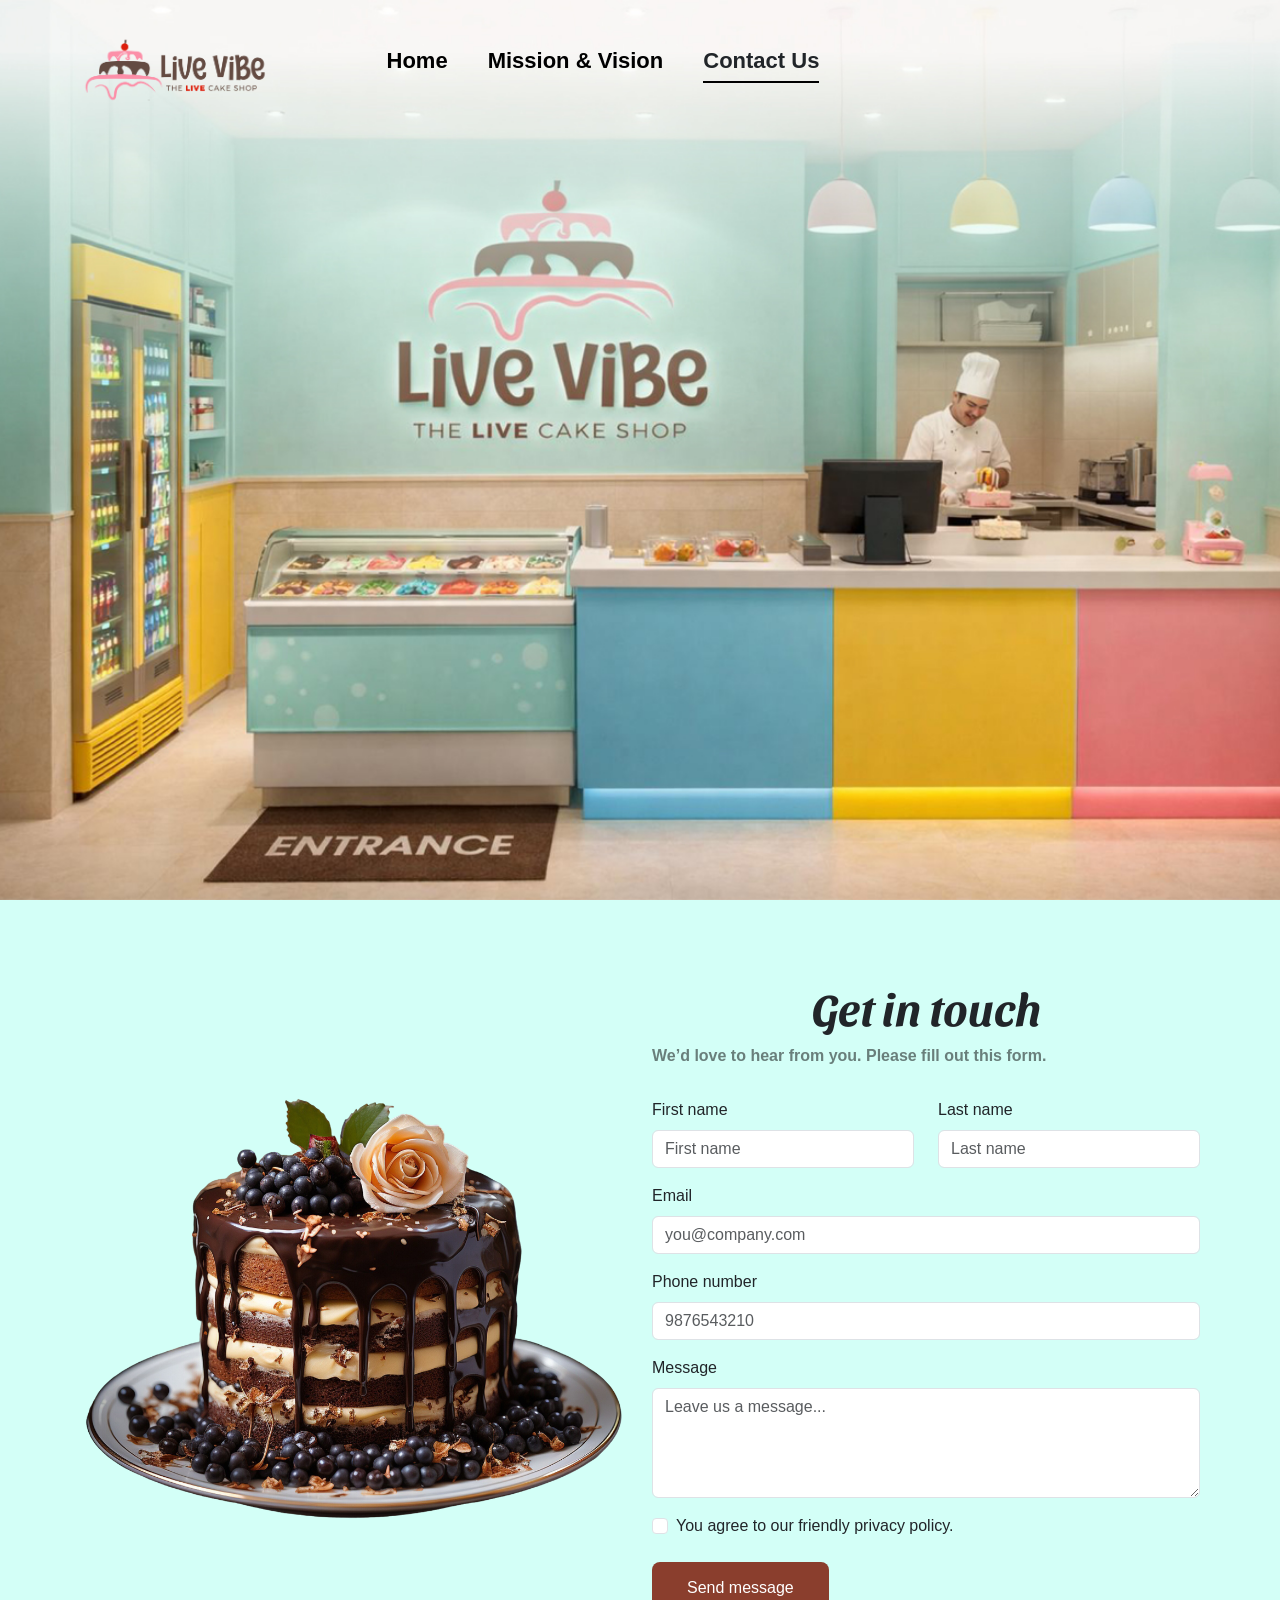
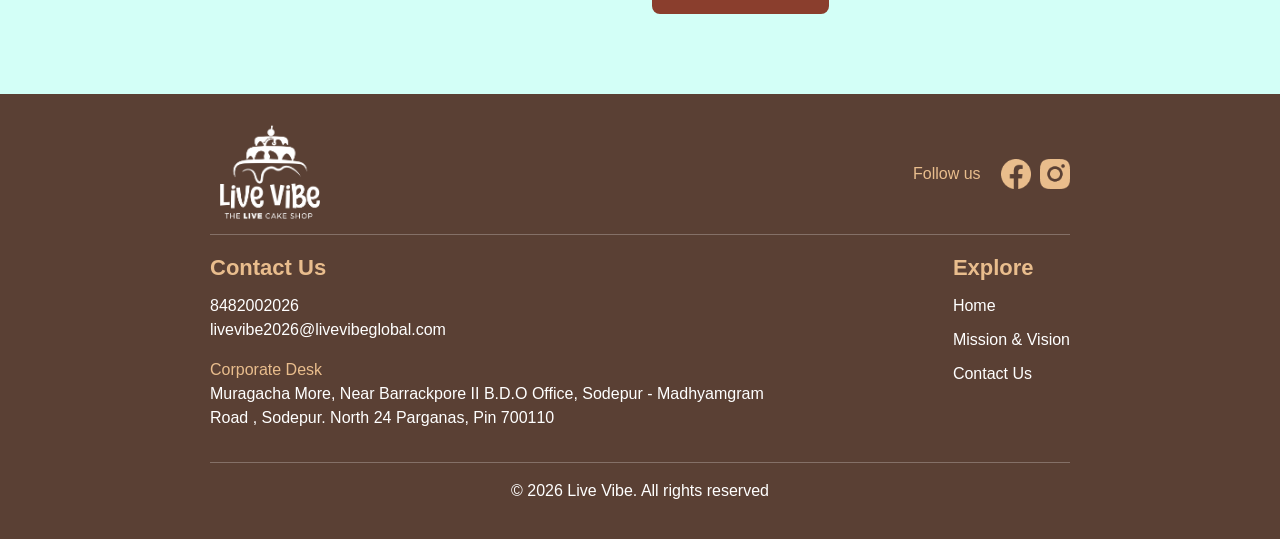
<file: contact-us.html>
<!DOCTYPE html>
<html lang="en">

<head>

  <meta charset="UTF-8">
  <meta name="viewport" content="width=device-width, initial-scale=1">

  <title>Live Vibe</title>

  <link href="https://cdn.jsdelivr.net/npm/bootstrap@5.3.2/dist/css/bootstrap.min.css" rel="stylesheet">

  <link rel="stylesheet" href="css/style.css">

</head>

<body>
  <div class="main-wrapper">
  <!-- NAVBAR -->

  <section class="hero contact-us">

    <!-- Navbar -->

    <nav class="navbar">

      <div class="logo">
        <a href="./index"><img src="./images/logo.png" alt="Live Vibe"></a>
      </div>

      <ul class="nav-links">
        <li><a href="./index" style="color: #000; text-decoration: none;">Home</a></li>
        <li><a href="./mission-vision" style="color: #000; text-decoration: none;">Mission & Vision</a></li>
        <li class="active">Contact Us</li>
      </ul>

    </nav>


  </section>



  <!-- DREAM SECTION -->

  <section class="contact-section">


      <div class="row align-items-center">

        <!-- LEFT IMAGE -->

        <div class="col-lg-6 text-center mb-4 mb-lg-0">
          <img src="./images/contact-us/form.png" class="img-fluid cake-img">
        </div>

        <!-- RIGHT FORM -->

        <div class="col-lg-6">

          <h1 class="contact-title font-sansita-semibold"><b>Get in touch</b></h1>

          <p class="contact-subtitle">
            We’d love to hear from you. Please fill out this form.
          </p>

          <form>

            <div class="row">

              <div class="col-md-6 mb-3">
                <label class="form-label">First name</label>
                <input type="text" class="form-control" placeholder="First name">
              </div>

              <div class="col-md-6 mb-3">
                <label class="form-label">Last name</label>
                <input type="text" class="form-control" placeholder="Last name">
              </div>

            </div>

            <div class="mb-3">
              <label class="form-label">Email</label>
              <input type="email" class="form-control" placeholder="you@company.com">
            </div>

            <div class="mb-3">
              <label class="form-label">Phone number</label>
              <input type="text" class="form-control" placeholder="9876543210">
            </div>

            <div class="mb-3">
              <label class="form-label">Message</label>
              <textarea class="form-control" rows="4" placeholder="Leave us a message..."></textarea>
            </div>

            <div class="form-check mb-4">
              <input class="form-check-input" type="checkbox">
              <label class="form-check-label">
                You agree to our friendly privacy policy.
              </label>
            </div>

            <button class="btn send-btn">
              Send message
            </button>

          </form>

        </div>

      </div>



  </section>



  <!-- FOOTER -->

  <footer class="footer">

    <div class="container">

      <div class="d-flex justify-content-between align-items-center">
        <div class="">
          <a href="./index"><img src="./images/logo-white.png" alt="Live Vibe Logo" style="max-width: 120px;"></a>
        </div>
        <div class="">
          <div class="text-theme-primary d-flex align-items-center">Follow us

            <div class="social-links" style="margin-left: 20px;">
              <a href="#" target="_blank" class="social-icon">
                <img src="./images/fb.png" alt="Facebook" style="width: 30px; height: 30px; margin-right: 5px;">
              </a>
              <a href="#" target="_blank" class="social-icon">
                <img src="./images/insta.png" alt="Instagram" style="width: 30px; height: 30px;">
              </a>
            </div>
          </div>
        </div>
      </div>

      <hr class="mt-0">

      <div class="d-flex justify-content-between align-items-top about-us-section">

        <div class="section-1" style="width: 70%;">

          <div class="text-theme-primary footer-header-text">Contact Us</div>

          <p class="m-0">8482002026</p>

          <p>livevibe2026@livevibeglobal.com</p>

          <div class="row m-0">
            <div class="col-12 ps-0">
              <div class="text-theme-primary">Corporate Desk</div>
              <p>Muragacha More, Near Barrackpore II B.D.O Office, Sodepur -  Madhyamgram Road , Sodepur. North 24 Parganas, Pin 700110</p>
            </div>
          </div>

        </div>


        <div class="">

          <div class="text-theme-primary footer-header-text">Explore</div>

          <ul>

            <li><a href="./index" style="color: #fff; text-decoration: none;">Home</a></li>
            <li><a href="./mission-vision" style="color: #fff; text-decoration: none;">Mission & Vision</a>
            </li>
            <li style="color: #fff;">Contact Us</li>

          </ul>

        </div>


      </div>

      <hr>

      <p class="text-center">

        © 2026 Live Vibe. All rights reserved

      </p>

    </div>

  </footer>

  </div>
  <!-- <script src="https://cdn.jsdelivr.net/npm/bootstrap@5.3.2/dist/js/bootstrap.bundle.min.js"></script> -->

  <!-- <script src="js/script.js"></script> -->

</body>

</html>
</file>
<file: css/style.css>
body {
  font-family: Arial;
  /* margin-top: 70px; */
}

@font-face {
  font-family: 'SansitaSwashed_Regular';
  src: url('../fonts/SansitaSwashed-Regular.ttf') format('truetype');
}

@font-face {
  font-family: 'SansitaSwashed_SemiBold';
  src: url('../fonts/SansitaSwashed-SemiBold.ttf') format('truetype');
}

.font-sansita-regular {
  font-family: 'SansitaSwashed_Regular', sans-serif !important;
}

.font-sansita-semibold {
  font-family: 'SansitaSwashed_SemiBold', sans-serif !important;
}

.font-inter-regular {
  font-family: 'inter' !important;
  font-weight: 400;
}

.main-wrapper {
  max-width: 1280px;
  /* control your site width */
  margin: 0 auto;
  /* centers horizontally */
}

.hero {

  height: 100vh;

  background-image: url("../images/chef.png");

  background-size: cover;
  background-position: center;

  display: flex;
  flex-direction: column;
  padding: 20px 80px;

}

.mission {
  background-image: url("../images/mission/banner.jpg");
  background-position: center;
  background-repeat: no-repeat;
  background-size: cover;
}

.contact-us {
  background-image: url("../images/contact-us/banner.jpg");
  background-position: center;
  background-repeat: no-repeat;
  background-size: cover;
}

.text-theme-primary {
  color: #E9BD8D;
}

/* Navbar */

.navbar {

  display: flex;
  justify-content: space-between;
  align-items: center;

}

.logo {

  display: flex;
  align-items: center;
  gap: 10px;
  font-weight: 600;
  font-size: 22px;
  color: #7a3b2b;

}

.logo img {
  height: 80px;
}

.nav-links {

  list-style: none;
  display: flex;
  gap: 40px;
  font-weight: bold;
  margin-right: auto;
  margin-left: 80px;
  font-size: 18px;
}

.nav-links li {
  cursor: pointer;
  position: relative;
  /* font-family: 'Poppins'; */
  font-size: 22px;
  font-weight: 600;
}

.nav-links li.active::after {

  content: "";
  position: absolute;
  width: 100%;
  height: 2px;
  background: black;
  bottom: -6px;
  left: 0;

}

/* Hero content */

.hero-content {

  max-width: 520px;
  margin-top: 80px;

}

.hero-content h1 {

  font-family: 'Playfair Display';
  font-size: 70px;
  color: #8a3e2d;
  line-height: 1.1;
  margin-bottom: 20px;

}

.hero-content p {

  font-size: 20px;
  color: #333;
  margin-bottom: 30px;

}

.btn {

  padding: 14px 28px;
  background: #8a3e2d;
  color: white;
  border: none;
  border-radius: 6px;
  font-size: 16px;
  cursor: pointer;

}

.btn:hover {
  background: #6e2f21;
}

/* About section */
.about-section {
  /* background: linear-gradient(to bottom, #d3fff7 0%, #d3fff7 45%, rgba(188, 222, 215, 0.85) 60%, rgba(188, 222, 215, 0.5) 75%, rgba(188, 222, 215, 0) 100%), url("../images/about-cake.jpg"); */
  background: url("../images/about-cake.jpg");
  background-size: 100% 100%;
    background-position: center;
    background-repeat: no-repeat;
    padding-top: 40px;
    padding-bottom: 340px;
}

.mission-section {
  /* background: linear-gradient(to bottom, #d3fff7 0%, #d3fff7 45%, rgba(188, 222, 215, 0.85) 60%, rgba(188, 222, 215, 0.5) 75%, rgba(188, 222, 215, 0) 100%), url("../images/mission/mission.png"); */
  background:  url("../images/mission/mission.jpg");
  background-size: 100% 100%;
    background-position: center;
    background-repeat: no-repeat;
}

/* TITLE */
.about-title {
  font-family: 'Playfair Display';
  font-size: 46px;
  margin-bottom: 30px;
  font-weight: bold;
}

/* TEXT */
.about-text {
  max-width: 900px;
  margin: auto;
  color: #333;
  font-size: 18px;
  line-height: 1.3;
}

.vission-section {
  background: #FFF2CC;
  padding-bottom: 20px;
}

.vission-below-section {
  background: url('../images/mission/vision.jpg');
  background-repeat: no-repeat;
  padding-bottom: 380px;
  background-size: 100% 100%;
  background-position: center;
}

.vission-below-section p {
  color: #fff !important;
}

.mission-below-section .left {
  padding: 60px;
  font-size: 18px;
  background: url('../images/mission/mission-right.jpg');
  background-repeat: no-repeat;
  background-size: 100% 100%;
  background-position: center;
}

.mission-below-section .left-content {
  width: 50%;
}

/* .mission-below-section .right {
  background: url('../images/mission/mission-right.jpg');
  background-repeat: no-repeat;
  background-size: 100% 100%;
  background-position: center;
} */

.container {
  max-width: 900px;
  margin: 0 auto;
  padding: 0 20px;
}

/* 
.about-title {
  font-family: 'Georgia', 'Times New Roman', serif;
  font-size: 48px;
  font-style: italic;
  text-align: center;
  color: #1a1a1a;
  margin-bottom: 40px;
  font-weight: 600;
}

.about-content {
  text-align: center;
}

.about-content p {
  font-size: 16px;
  line-height: 1.7;
  color: #444;
  margin-bottom: 20px;
}

.about-content p:last-child {
  margin-bottom: 40px;
}

.about-content strong {
  font-weight: 600;
  color: #1a1a1a;
} */

/* Cake image */
.cake-image-container {
  width: 100%;
  margin-top: 20px;
}

.cake-image {
  width: 100%;
  height: auto;
  display: block;
  object-fit: cover;
}

.dream {
  background: url("../images/dream.jpg");
  height: 530px;
  display: flex;
  /* align-items: center; */
  justify-content: center;
  color: white;
  text-align: center;
  background-size: cover;
  background-repeat: no-repeat;
  background-position: center;
}

.social-icon {
  color: transparent;
  text-decoration: none;
}

.dream h2 {
  font-size: 42px;
  font-weight: 700;
  padding-top: 20px;
}

.explore {
  background: #d3fff7;
  padding: 40px 0;
}

.footer-header-text {
  font-size: 22px;
  font-weight: bold;
  margin-bottom: 10px;
}

.explore img {
  width: 100%;
  height: 250px;
  object-fit: cover;
}

.product-tabs {
  margin-bottom: 40px !important;
}

.product-tabs span {
  margin: 0 12px;
  cursor: pointer;
  font-weight: 500;
}

.product-tabs .active {
  border-bottom: 2px solid black;
}

.product-img {
  border-radius: 10px;
  transition: 0.3s;
}

.product-img:hover {
  transform: scale(1.05);
}

.cupcake {
  background: url("../images/cupcake.jpg");
  background-repeat: no-repeat;
  padding: 20px 0 15rem 0;
  background-size: 100% 100%;
  background-position: center;
}

.featured {
  background: #ead8b6;
  padding: 40px 0;
}

.featured .card {
  border: 0;
  background-color: transparent;
}

.featured .feature-img.waffle {
  background: url('../images/explore-more/waffles.jpeg');

}

.featured .feature-img.pastry {
  background: url('../images/explore-more/pastry1.jpeg');

}

.featured .feature-img.tiramisu {
  background: url('../images/explore-more/tiramisu.jpeg');

}

.featured .feature-img {
  height: 250px;
  width: 100%;
  background-repeat: no-repeat !important;
  background-position: center !important;
  background-size: cover !important;
}



.footer {
  background: #5a4034;
  color: white;
  padding: 20px 0;
}

.footer ul {
  list-style: none;
  padding: 0;
}

.footer li {
  margin-bottom: 10px;
}
.gallery {
  margin-top: 45px;
}
.contact-section {

  background: #d3fff7;
  padding: 80px 5rem;

}

.filter {
  margin: 0 20px;
  cursor: pointer;
  font-size: 24px;
  font-family: 'Poppins';
  font-weight: 600;
}

.filter.active {
  font-weight: 600;
}

/* Image */

.contact-section .cake-img {
  max-width: 100%;
}

/* Heading */

.contact-section .contact-title {

  font-family: 'Playfair Display';
  font-size: 45px;
  margin-bottom: 10px;
  text-align: center;
}

.contact-section .contact-subtitle {

  color: #697f7b;
  margin-bottom: 30px;
  font-size: 16px;
  font-weight: 700;
}

/* Button */

.contact-section .send-btn {

  background: #8a3e2d;
  color: white;
  padding: 14px 35px;
  font-size: 16px;
  border-radius: 8px;
  border: none;

}

.contact-section .send-btn:hover {
  background: #6d2d21;
  color: white;
}

@media(max-width:915px) {
  .nav-links {
    gap: 15px;
    margin-right: 0;
  }
  .nav-links li {
    font-size: 16px;
  }
}

@media(max-width:768px) {
  .about-title {
    font-size: 36px;
  }

  .about-text {
    font-size: 14px;
    padding: 0 10px;
  }

  .about-section {
    padding-bottom: 300px;
  }

  .vission-section {
    padding-bottom: 40px;
  }

  .hero {
    padding: 0 30px;
  }

  .hero-content h1 {
    font-size: 45px;
  }

  .nav-links {
    font-size: 14px;
    padding-left: 0;
    margin-left: 0;
  }

  .mission-below-section .right {
    height: 550px;
  }

  .mission-below-section .left {
    background: none;
    padding: 40px;
  }
  .mission-below-section .left-content {
    width: 100%;
  }
  

}

@media(max-width:600px) {
  .about-us-section {
    display: block !important;
  }

  .about-us-section .section-1 {
    width: 100% !important;
  }

  .hero {
    background-image: url("../images/mob-chef.jpg");
  }
  .mission {
    background-image: url("../images/mission/mob-banner.jpg");
  }
  .contact-us {
    background-image: url("../images/contact-us/mob-banner.jpg");
  }
}
</file>
